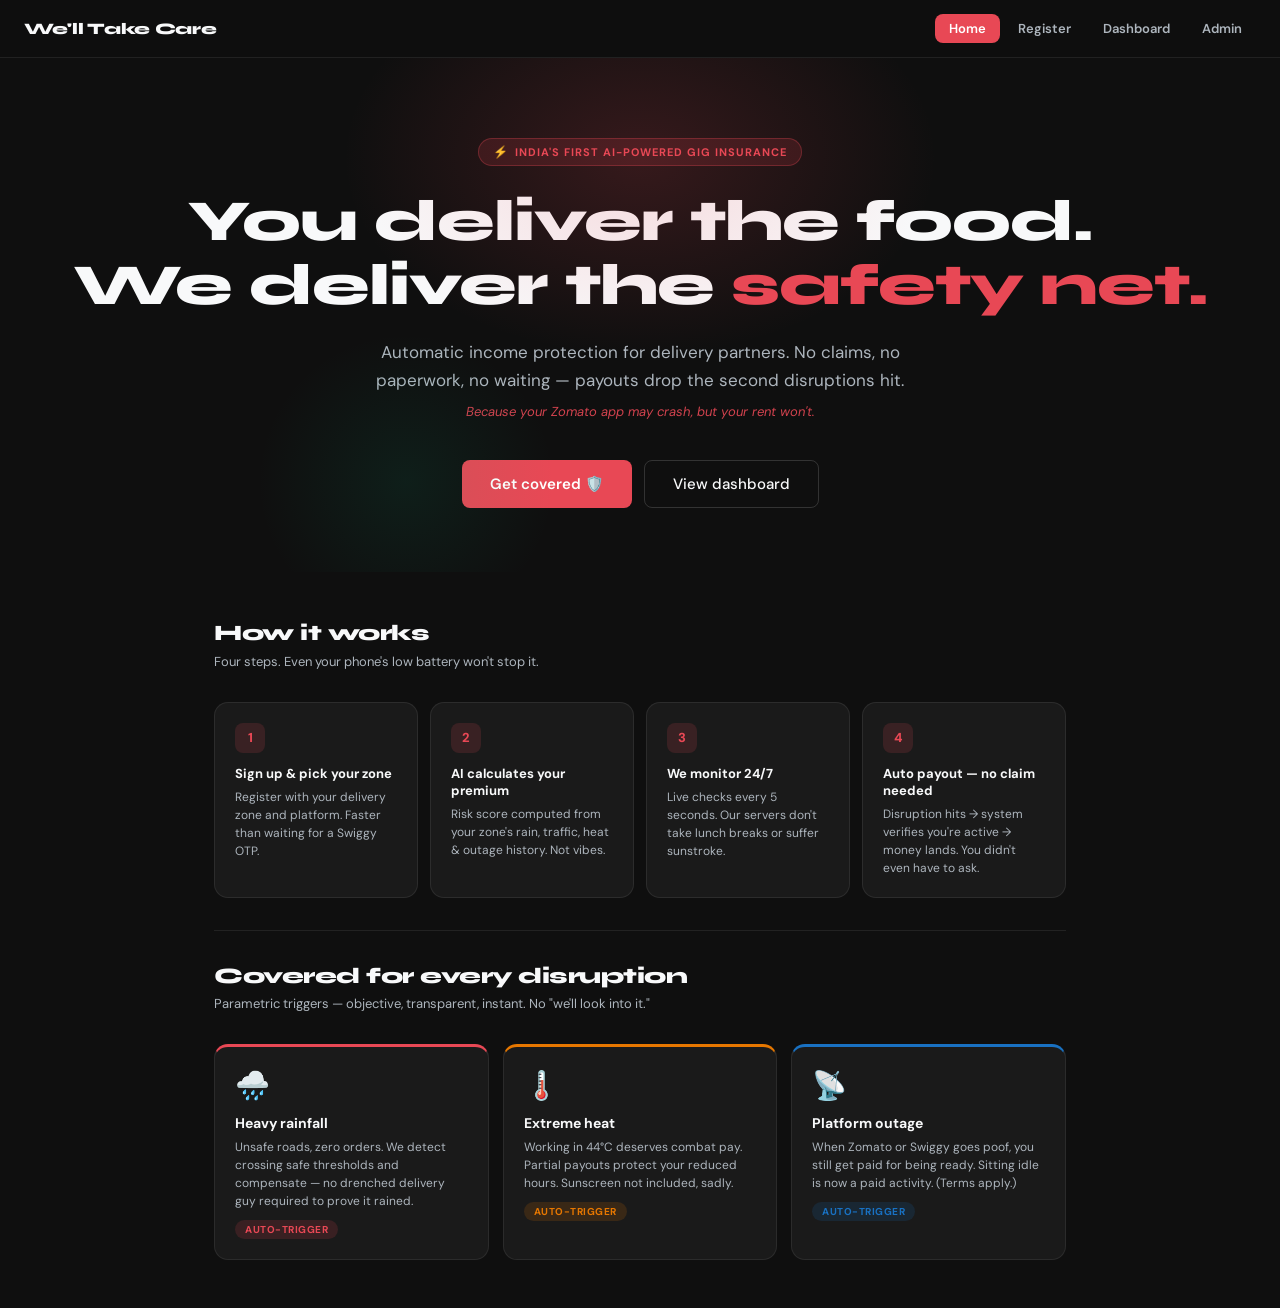
<file: index.html>
<!DOCTYPE html>
<html lang="en">
<head>
  <meta charset="UTF-8">
  <meta name="viewport" content="width=device-width, initial-scale=1.0">
  <title>We'll Take Care — AI Insurance for Delivery Heroes</title>
  <link rel="preconnect" href="https://fonts.googleapis.com">
  <link href="https://fonts.googleapis.com/css2?family=Syne:wght@400;600;700;800&family=DM+Sans:wght@300;400;500;600&display=swap" rel="stylesheet">
  <link rel="stylesheet" href="style.css">
</head>
<body>

<nav>
  <div class="nav-logo">We'll Take Care <span class="accent"></div>
  <div class="nav-tabs">
    <button class="nav-tab active" onclick="goto('home')">Home</button>
    <button class="nav-tab" onclick="goto('register')">Register</button>
    <button class="nav-tab" onclick="goto('dashboard')">Dashboard</button>
    <button class="nav-tab" onclick="goto('admin')">Admin</button>
  </div>
</nav>

<!-- ══════════════════ HOME PAGE ══════════════════ -->
<div id="home" class="page active">
  <div class="hero">
    <div class="hero-badge">India's first AI-powered gig insurance</div>
    <h1>You deliver the food.<br>We deliver the <span class="accent">safety net.</span></h1>
    <p class="hero-sub">Automatic income protection for delivery partners. No claims, no paperwork, no waiting — payouts drop the second disruptions hit.</p>
    <p class="hero-pun">Because your Zomato app may crash, but your rent won't.</p>
    <div class="hero-btns">
      <button class="btn-primary" onclick="goto('register')">Get covered 🛡️</button>
      <button class="btn-secondary" onclick="goto('dashboard')">View dashboard</button>
    </div>
  </div>

  <div class="section">
    <div class="section-title">How it works</div>
    <div class="section-sub">Four steps. Even your phone's low battery won't stop it.</div>
    <div class="steps-grid">
      <div class="step-card">
        <div class="step-num">1</div>
        <h3>Sign up &amp; pick your zone</h3>
        <p>Register with your delivery zone and platform. Faster than waiting for a Swiggy OTP.</p>
      </div>
      <div class="step-card">
        <div class="step-num">2</div>
        <h3>AI calculates your premium</h3>
        <p>Risk score computed from your zone's rain, traffic, heat &amp; outage history. Not vibes.</p>
      </div>
      <div class="step-card">
        <div class="step-num">3</div>
        <h3>We monitor 24/7</h3>
        <p>Live checks every 5 seconds. Our servers don't take lunch breaks or suffer sunstroke.</p>
      </div>
      <div class="step-card">
        <div class="step-num">4</div>
        <h3>Auto payout — no claim needed</h3>
        <p>Disruption hits → system verifies you're active → money lands. You didn't even have to ask.</p>
      </div>
    </div>

    <div class="section-divider"></div>

    <div class="section-title">Covered for every disruption</div>
    <div class="section-sub">Parametric triggers — objective, transparent, instant. No "we'll look into it."</div>
    <div class="scenarios">
      <div class="scenario-card">
        <div class="scenario-icon">🌧️</div>
        <h3>Heavy rainfall</h3>
        <p>Unsafe roads, zero orders. We detect crossing safe thresholds and compensate — no drenched delivery guy required to prove it rained.</p>
        <span class="scenario-tag">Auto-trigger</span>
      </div>
      <div class="scenario-card heat">
        <div class="scenario-icon">🌡️</div>
        <h3>Extreme heat</h3>
        <p>Working in 44°C deserves combat pay. Partial payouts protect your reduced hours. Sunscreen not included, sadly.</p>
        <span class="scenario-tag">Auto-trigger</span>
      </div>
      <div class="scenario-card outage">
        <div class="scenario-icon">📡</div>
        <h3>Platform outage</h3>
        <p>When Zomato or Swiggy goes poof, you still get paid for being ready. Sitting idle is now a paid activity. (Terms apply.)</p>
        <span class="scenario-tag">Auto-trigger</span>
      </div>
    </div>
  </div>
</div>

<!-- ══════════════════ REGISTER PAGE ══════════════════ -->
<div id="register" class="page">
  <div class="section">
    <div class="form-card">
      <div class="form-title">Join We'll Take Care</div>
      <div class="form-subtitle">Coverage in under 2 minutes. No ID proof, no three calls from an agent 🙌</div>

      <div class="form-group">
        <label>Full name</label>
        <input type="text" id="reg-name" placeholder="e.g. Ravi Kumar" oninput="updateRisk()">
      </div>
      <div class="form-row">
        <div class="form-group">
          <label>Phone number</label>
          <input type="tel" id="reg-phone" placeholder="+91 98765 43210">
        </div>
        <div class="form-group">
          <label>Platform</label>
          <select id="reg-platform" onchange="updateRisk()">
            <option value="">Select platform</option>
            <option value="zomato">Zomato</option>
            <option value="swiggy">Swiggy</option>
            <option value="zepto">Zepto</option>
            <option value="blinkit">Blinkit</option>
          </select>
        </div>
      </div>
      <div class="form-group">
        <label>Working zone</label>
        <select id="reg-zone" onchange="updateRisk()">
          <option value="">Select your zone</option>
          <option value="koramangala">Koramangala, Bengaluru</option>
          <option value="indiranagar">Indiranagar, Bengaluru</option>
          <option value="whitefield">Whitefield, Bengaluru</option>
          <option value="bandra">Bandra, Mumbai</option>
          <option value="andheri">Andheri, Mumbai</option>
          <option value="connaught">Connaught Place, Delhi</option>
          <option value="gurgaon">Gurgaon, Delhi NCR</option>
        </select>
      </div>

      <div class="risk-display" id="risk-display">
        <div class="risk-bar-label">
          <span>AI Risk Score</span>
          <span id="risk-label" style="color:var(--brand);font-weight:800">—</span>
        </div>
        <div class="risk-bar"><div class="risk-fill" id="risk-fill" style="width:0%"></div></div>
        <div class="risk-inputs" id="risk-inputs">
          <div class="risk-input-item">
            <div class="ri-label">Avg Rain</div>
            <div class="ri-val" id="ri-rain" style="color:var(--blue)">—</div>
          </div>
          <div class="risk-input-item">
            <div class="ri-label">Avg Temp</div>
            <div class="ri-val" id="ri-temp" style="color:var(--amber)">—</div>
          </div>
          <div class="risk-input-item">
            <div class="ri-label">Traffic</div>
            <div class="ri-val" id="ri-traffic" style="color:var(--brand)">—</div>
          </div>
        </div>
      </div>

      <div style="font-size:12px;font-weight:700;color:var(--text-secondary);margin-bottom:8px;text-transform:uppercase;letter-spacing:0.5px">Choose your plan</div>
      <div class="plan-cards">
        <div class="plan-card" id="plan-basic" onclick="selectPlan('basic')">
          <h4>Basic</h4>
          <div class="price" id="basic-price">₹49 <span>/ week</span></div>
          <p>Rain &amp; heat triggers. Up to ₹300/day payout.</p>
        </div>
        <div class="plan-card selected" id="plan-premium" onclick="selectPlan('premium')">
          <div class="plan-badge">Popular</div>
          <h4>Premium</h4>
          <div class="price" id="premium-price">₹89 <span>/ week</span></div>
          <p>All triggers incl. outages &amp; curfews. Up to ₹600/day.</p>
        </div>
      </div>

      <button class="btn-primary" style="width:100%;margin-top:1rem" onclick="activatePlan()">Activate coverage </button>
    </div>
  </div>
</div>

<!-- ══════════════════ DASHBOARD PAGE ══════════════════ -->
<div id="dashboard" class="page">
  <div class="dash-header">
    <div class="dash-avatar" id="dash-avatar">?</div>
    <div>
      <div class="dash-name" id="dash-name">Not registered yet</div>
      <div class="dash-zone" id="dash-zone">Register to get started</div>
    </div>
    <span class="status-pill status-inactive" id="dash-status">Inactive</span>
  </div>

  <div class="section" style="padding-top:1.5rem">

    <!-- Policy countdown -->
    <div id="policy-countdown-wrap" style="display:none">
      <div class="policy-countdown active" id="policy-countdown">
        <div>
          <div class="pc-label">Policy expires in</div>
          <div class="pc-time" id="policy-time">7d 0h 0m</div>
        </div>
        <div style="font-size:20px">⏱️</div>
      </div>
    </div>

    <!-- Metrics -->
    <div class="metrics-grid">
      <div class="metric-card">
        <div class="m-label">This week earned</div>
        <div class="m-val" id="dash-earned">₹0</div>
        <div class="m-sub">in payouts</div>
      </div>
      <div class="metric-card">
        <div class="m-label">Coverage days left</div>
        <div class="m-val" id="dash-days">—</div>
        <div class="m-sub" id="dash-plan-label">No active plan</div>
      </div>
      <div class="metric-card">
        <div class="m-label">Disruptions caught</div>
        <div class="m-val" id="dash-disruptions">0</div>
        <div class="m-sub">this week</div>
      </div>
      <div class="metric-card">
        <div class="m-label">Daily limit</div>
        <div class="m-val" id="dash-limit">—</div>
        <div class="m-sub">max payout</div>
      </div>
    </div>

    <!-- Coverage bar -->
    <div style="font-size:12px;font-weight:700;margin-bottom:6px;color:var(--text-secondary);text-transform:uppercase;letter-spacing:0.5px">Weekly coverage progress</div>
    <div class="coverage-bar-wrap">
      <div class="coverage-bar"><div class="coverage-fill" id="coverage-fill" style="width:0%"></div></div>
      <div class="coverage-label"><span>Day 1</span><span id="cov-day-label">—</span><span>Day 7</span></div>
    </div>

    <div class="section-divider"></div>

    <!-- Live conditions -->
    <div class="monitor-card">
      <div class="monitor-header">
        <div class="monitor-title">Live conditions — your zone</div>
        <div><span class="live-dot"></span><span class="live-label">Auto-polling every 5s</span></div>
      </div>
      <div class="condition-row">
        <div class="cond-icon">🌧️</div>
        <div class="cond-name">Rainfall</div>
        <div class="cond-val" id="cond-rain">— mm/hr</div>
        <div class="cond-status cond-ok" id="cond-rain-s">Normal</div>
      </div>
      <div class="condition-row">
        <div class="cond-icon">🌡️</div>
        <div class="cond-name">Temperature</div>
        <div class="cond-val" id="cond-temp">—°C</div>
        <div class="cond-status cond-ok" id="cond-temp-s">Normal</div>
      </div>
      <div class="condition-row">
        <div class="cond-icon">🚦</div>
        <div class="cond-name">Traffic index</div>
        <div class="cond-val" id="cond-traffic">—</div>
        <div class="cond-status cond-ok" id="cond-traffic-s">Clear</div>
      </div>
      <div class="condition-row">
        <div class="cond-icon">📡</div>
        <div class="cond-name">Platform status</div>
        <div class="cond-val" id="cond-platform">Online</div>
        <div class="cond-status cond-ok" id="cond-platform-s">OK</div>
      </div>
      <div class="condition-row">
        <div class="cond-icon">👁️</div>
        <div class="cond-name">User activity</div>
        <div class="cond-val" id="cond-activity">Checking...</div>
        <div class="cond-status cond-ok" id="cond-activity-s">—</div>
      </div>
    </div>

    <!-- Claims pipeline -->
    <div class="auto-badge">Fully automated claims pipeline</div>
    <div class="pipeline" id="pipeline-viz">
      <div class="pipeline-title">Active claim processing</div>
      <div class="pipeline-steps" id="pipeline-steps">
        <div class="pipeline-step">
          <div class="pipe-dot" id="pipe-0">🔍</div>
          <div class="pipe-label">Detect<br>Trigger</div>
        </div>
        <div class="pipe-arrow" id="arrow-0">→</div>
        <div class="pipeline-step">
          <div class="pipe-dot" id="pipe-1">👤</div>
          <div class="pipe-label">Verify<br>User</div>
        </div>
        <div class="pipe-arrow" id="arrow-1">→</div>
        <div class="pipeline-step">
          <div class="pipe-dot" id="pipe-2">📊</div>
          <div class="pipe-label">Estimate<br>Loss</div>
        </div>
        <div class="pipe-arrow" id="arrow-2">→</div>
        <div class="pipeline-step">
          <div class="pipe-dot" id="pipe-3">💸</div>
          <div class="pipe-label">Process<br>Payout</div>
        </div>
        <div class="pipe-arrow" id="arrow-3">→</div>
        <div class="pipeline-step">
          <div class="pipe-dot" id="pipe-4">✅</div>
          <div class="pipe-label">Credited</div>
        </div>
      </div>
    </div>

    <!-- Manual trigger simulator -->
    <div style="font-size:13px;font-weight:700;margin-bottom:4px">Manual trigger simulator</div>
    <div style="font-size:12px;color:var(--text-secondary);margin-bottom:12px">Or just wait — auto-detection fires on its own when thresholds cross </div>
    <div class="sim-grid">
      <button class="sim-card" onclick="manualTrigger('rain', this)">
        <div class="s-icon">🌧️</div>
        <div class="s-name">Heavy rain</div>
        <div class="s-desc">25mm/hr threshold</div>
      </button>
      <button class="sim-card" onclick="manualTrigger('heat', this)">
        <div class="s-icon">☀️</div>
        <div class="s-name">Extreme heat</div>
        <div class="s-desc">Temp &gt; 42°C</div>
      </button>
      <button class="sim-card" onclick="manualTrigger('outage', this)">
        <div class="s-icon">📡</div>
        <div class="s-name">Platform outage</div>
        <div class="s-desc">Server down</div>
      </button>
      <button class="sim-card" onclick="manualTrigger('curfew', this)">
        <div class="s-icon">🚫</div>
        <div class="s-name">Area curfew</div>
        <div class="s-desc">Zone restriction</div>
      </button>
    </div>

    <!-- Payout feed -->
    <div class="monitor-card">
      <div class="monitor-header">
        <div class="monitor-title">Payout history</div>
        <div style="font-size:11px;color:var(--text-secondary)">Persisted in localStorage 💾</div>
      </div>
      <div id="payout-feed">
        <div class="empty-state">
          <div class="e-icon">💸</div>
          <div>No payouts yet — conditions will auto-trigger or simulate above</div>
        </div>
      </div>
    </div>
  </div>
</div>

<!-- ══════════════════ ADMIN PAGE ══════════════════ -->
<div id="admin" class="page">
  <div class="section">
    <div class="section-title">Admin panel</div>
    <div class="section-sub">Platform overview and risk monitoring</div>

    <div class="admin-stats">
      <div class="admin-stat">
        <div class="as-label">Active policies</div>
        <div class="as-val" id="admin-policies">0</div>
        <div class="as-change as-up" id="admin-pol-change">—</div>
      </div>
      <div class="admin-stat">
        <div class="as-label">Total payouts</div>
        <div class="as-val" id="admin-total-payouts">₹0</div>
        <div class="as-change as-up">this week</div>
      </div>
      <div class="admin-stat">
        <div class="as-label">Auto-triggered</div>
        <div class="as-val" id="admin-auto-count">0</div>
        <div class="as-change" style="color:var(--teal)">AI-detected</div>
      </div>
      <div class="admin-stat">
        <div class="as-label">Avg risk score</div>
        <div class="as-val" id="admin-risk">—</div>
        <div class="as-change" id="admin-risk-change" style="color:var(--text-secondary)">No data yet</div>
      </div>
    </div>

    <div style="font-size:13px;font-weight:700;margin-bottom:12px">Registered workers</div>
    <div class="table-wrap">
      <table id="admin-table">
        <thead>
          <tr>
            <th>Name</th>
            <th>Zone</th>
            <th>Plan</th>
            <th>Risk Score</th>
            <th>Status</th>
            <th>Payouts</th>
          </tr>
        </thead>
        <tbody id="admin-tbody">
          <tr>
            <td colspan="6" style="text-align:center;color:var(--text-secondary);padding:1.5rem">
              No registered workers yet
            </td>
          </tr>
        </tbody>
      </table>
    </div>

    <div class="section-divider"></div>

    <div style="font-size:13px;font-weight:700;margin-bottom:12px">Zone risk heatmap</div>
    <div id="zone-heatmap" style="display:grid;grid-template-columns:repeat(auto-fit,minmax(140px,1fr));gap:10px"></div>
  </div>
</div>

<!-- Toast -->
<div id="toast"></div>

<script src="script.js"></script>
</body>
</html>
</file>
<file: style.css>
* { box-sizing: border-box; margin: 0; padding: 0; }
:root {
  --brand: #E84855;
  --brand-light: #FDECED;
  --brand-dark: #B5323D;
  --teal: #0CA678;
  --teal-light: #DCFAEE;
  --blue: #1971C2;
  --blue-light: #DBE9FF;
  --amber: #E67700;
  --amber-light: #FFF3CD;
  --red: #C92A2A;
  --red-light: #FFE3E3;
  --green: #2F9E44;
  --green-light: #D3F9D8;
  --gray-50: #F8F9FA;
  --gray-100: #F1F3F5;
  --gray-200: #DEE2E6;
  --gray-500: #ADB5BD;
  --gray-600: #6C757D;
  --bg: #0F0F0F;
  --surface: #1A1A1A;
  --surface2: #242424;
  --border: rgba(255,255,255,0.08);
  --border-strong: rgba(255,255,255,0.15);
  --text-primary: #F8F9FA;
  --text-secondary: #ADB5BD;
  --radius: 14px;
  --font: 'DM Sans', sans-serif;
  --display: 'Syne', sans-serif;
}

body {
  font-family: var(--font);
  background: var(--bg);
  color: var(--text-primary);
  min-height: 100vh;
  overflow-x: hidden;
}

.page { display: none; }
.page.active { display: block; }

/* ── NAV ── */
nav {
  background: rgba(15,15,15,0.92);
  backdrop-filter: blur(20px);
  border-bottom: 1px solid var(--border);
  padding: 0 1.5rem;
  display: flex;
  align-items: center;
  gap: 1rem;
  height: 58px;
  position: sticky;
  top: 0;
  z-index: 100;
}
.nav-logo {
  font-family: var(--display);
  font-size: 16px;
  color: var(--text-primary);
  font-weight: 800;
  flex: 1;
  letter-spacing: -0.3px;
}
.nav-logo .accent { color: var(--brand); }
.nav-tabs { display: flex; gap: 4px; }
.nav-tab {
  padding: 6px 14px;
  border-radius: 8px;
  border: none;
  background: transparent;
  font-family: var(--font);
  font-size: 13px;
  font-weight: 600;
  color: var(--text-secondary);
  cursor: pointer;
  transition: all 0.2s;
}
.nav-tab:hover { background: var(--surface2); color: var(--text-primary); }
.nav-tab.active { background: var(--brand); color: #fff; }

/* ── HERO ── */
.hero {
  padding: 5rem 1.5rem 4rem;
  text-align: center;
  position: relative;
  overflow: hidden;
  background: var(--bg);
}
.hero::before {
  content: '';
  position: absolute;
  top: -100px; left: 50%;
  transform: translateX(-50%);
  width: 600px; height: 400px;
  background: radial-gradient(ellipse, rgba(232,72,85,0.18) 0%, transparent 70%);
  pointer-events: none;
}
.hero::after {
  content: '';
  position: absolute;
  bottom: -60px; left: 20%;
  width: 300px; height: 300px;
  background: radial-gradient(ellipse, rgba(12,166,120,0.1) 0%, transparent 70%);
  pointer-events: none;
}
.hero-badge {
  display: inline-flex;
  align-items: center;
  gap: 6px;
  background: rgba(232,72,85,0.15);
  border: 1px solid rgba(232,72,85,0.3);
  color: var(--brand);
  font-size: 11px;
  font-weight: 700;
  padding: 5px 14px;
  border-radius: 20px;
  margin-bottom: 1.5rem;
  text-transform: uppercase;
  letter-spacing: 1px;
}
.hero-badge::before { content: '⚡'; font-size: 12px; }
.hero h1 {
  font-family: var(--display);
  font-size: clamp(32px, 6vw, 58px);
  font-weight: 800;
  line-height: 1.1;
  margin-bottom: 1.25rem;
  color: var(--text-primary);
  letter-spacing: -1px;
}
.hero h1 .accent { color: var(--brand); }
.hero-sub {
  font-size: 17px;
  color: var(--text-secondary);
  max-width: 540px;
  margin: 0 auto 0.6rem;
  line-height: 1.65;
  font-weight: 400;
}
.hero-pun {
  font-size: 13px;
  color: var(--brand);
  max-width: 480px;
  margin: 0 auto 2.5rem;
  font-style: italic;
  opacity: 0.9;
}
.hero-btns { display: flex; gap: 12px; justify-content: center; flex-wrap: wrap; }

/* ── BUTTONS ── */
.btn-primary {
  background: var(--brand);
  color: #fff;
  border: none;
  padding: 13px 28px;
  border-radius: 8px;
  font-family: var(--font);
  font-size: 15px;
  font-weight: 600;
  cursor: pointer;
  transition: all 0.2s;
}
.btn-primary:hover {
  background: var(--brand-dark);
  transform: translateY(-2px);
  box-shadow: 0 8px 24px rgba(232,72,85,0.35);
}
.btn-secondary {
  background: transparent;
  color: var(--text-primary);
  border: 1px solid var(--border-strong);
  padding: 13px 28px;
  border-radius: 8px;
  font-family: var(--font);
  font-size: 15px;
  font-weight: 500;
  cursor: pointer;
  transition: all 0.2s;
}
.btn-secondary:hover { background: var(--surface2); }

/* ── SECTIONS ── */
.section { padding: 3rem 1.5rem; max-width: 900px; margin: 0 auto; }
.section-title {
  font-family: var(--display);
  font-size: 22px;
  font-weight: 800;
  margin-bottom: 0.4rem;
  letter-spacing: -0.5px;
}
.section-sub { color: var(--text-secondary); font-size: 13px; margin-bottom: 2rem; }
.section-divider { height: 1px; background: var(--border); margin: 2rem 0; }

/* ── STEPS ── */
.steps-grid { display: grid; grid-template-columns: repeat(auto-fit, minmax(180px, 1fr)); gap: 12px; }
.step-card {
  background: var(--surface);
  border: 1px solid var(--border);
  border-radius: var(--radius);
  padding: 1.25rem;
  transition: border-color 0.2s;
}
.step-card:hover { border-color: var(--border-strong); }
.step-num {
  width: 30px; height: 30px;
  background: rgba(232,72,85,0.15);
  color: var(--brand);
  border-radius: 8px;
  display: flex; align-items: center; justify-content: center;
  font-weight: 800; font-size: 13px;
  margin-bottom: 12px;
}
.step-card h3 { font-size: 13px; font-weight: 700; margin-bottom: 6px; }
.step-card p { font-size: 12px; color: var(--text-secondary); line-height: 1.5; }

/* ── SCENARIO CARDS ── */
.scenarios { display: grid; grid-template-columns: repeat(auto-fit, minmax(220px, 1fr)); gap: 14px; }
.scenario-card {
  background: var(--surface);
  border: 1px solid var(--border);
  border-radius: var(--radius);
  padding: 1.25rem;
  border-top: 3px solid var(--brand);
  transition: transform 0.2s, border-color 0.2s;
}
.scenario-card:hover { transform: translateY(-3px); }
.scenario-card.heat { border-top-color: var(--amber); }
.scenario-card.outage { border-top-color: var(--blue); }
.scenario-icon { font-size: 28px; margin-bottom: 10px; }
.scenario-card h3 { font-size: 14px; font-weight: 700; margin-bottom: 6px; }
.scenario-card p { font-size: 12px; color: var(--text-secondary); line-height: 1.5; }
.scenario-tag {
  display: inline-block;
  margin-top: 10px;
  font-size: 10px; font-weight: 700;
  padding: 3px 10px;
  border-radius: 20px;
  background: rgba(232,72,85,0.15); color: var(--brand);
  text-transform: uppercase; letter-spacing: 0.5px;
}
.scenario-card.heat .scenario-tag { background: rgba(230,119,0,0.15); color: var(--amber); }
.scenario-card.outage .scenario-tag { background: rgba(25,113,194,0.15); color: var(--blue); }

/* ── REGISTRATION FORM ── */
.form-card {
  background: var(--surface);
  border: 1px solid var(--border);
  border-radius: var(--radius);
  padding: 2rem;
  max-width: 560px;
  margin: 0 auto;
}
.form-title {
  font-family: var(--display);
  font-size: 22px;
  font-weight: 800;
  margin-bottom: 0.3rem;
  letter-spacing: -0.5px;
}
.form-subtitle { font-size: 13px; color: var(--text-secondary); margin-bottom: 1.5rem; }
.form-group { margin-bottom: 1rem; }
.form-group label {
  display: block; font-size: 12px; font-weight: 600; margin-bottom: 6px;
  color: var(--text-secondary); text-transform: uppercase; letter-spacing: 0.5px;
}
.form-group input, .form-group select {
  width: 100%;
  padding: 10px 14px;
  border: 1px solid var(--border-strong);
  border-radius: 8px;
  font-family: var(--font);
  font-size: 14px;
  background: var(--surface2);
  color: var(--text-primary);
  outline: none;
  transition: border-color 0.2s, box-shadow 0.2s;
}
.form-group input::placeholder { color: var(--text-secondary); }
.form-group select option { background: #1a1a1a; }
.form-group input:focus, .form-group select:focus {
  border-color: var(--brand);
  box-shadow: 0 0 0 3px rgba(232,72,85,0.15);
}
.form-row { display: grid; grid-template-columns: 1fr 1fr; gap: 12px; }

/* ── PLAN CARDS ── */
.plan-cards { display: grid; grid-template-columns: 1fr 1fr; gap: 12px; margin: 1rem 0; }
.plan-card {
  border: 1.5px solid var(--border-strong);
  border-radius: 12px;
  padding: 1rem;
  cursor: pointer;
  transition: all 0.2s;
  background: var(--surface2);
}
.plan-card:hover { border-color: var(--brand); }
.plan-card.selected { border-color: var(--brand); background: rgba(232,72,85,0.08); }
.plan-card h4 { font-size: 14px; font-weight: 700; margin-bottom: 4px; }
.plan-card .price { font-size: 22px; font-weight: 800; color: var(--brand); font-family: var(--display); }
.plan-card .price span { font-size: 11px; font-weight: 400; color: var(--text-secondary); }
.plan-card p { font-size: 11px; color: var(--text-secondary); margin-top: 4px; }
.plan-badge {
  font-size: 10px; font-weight: 700; background: var(--brand); color: #fff;
  padding: 2px 8px; border-radius: 20px; display: inline-block; margin-bottom: 6px;
}

/* ── RISK DISPLAY ── */
.risk-display {
  background: var(--surface2);
  border: 1px solid var(--border);
  border-radius: 10px;
  padding: 1rem;
  margin: 1rem 0;
  display: none;
}
.risk-bar-label {
  font-size: 11px; font-weight: 700; color: var(--text-secondary);
  margin-bottom: 8px; display: flex; justify-content: space-between; align-items: center;
}
.risk-bar { height: 6px; background: var(--surface); border-radius: 3px; overflow: hidden; }
.risk-fill { height: 100%; border-radius: 3px; transition: width 0.6s, background 0.6s; background: var(--teal); }
.risk-fill.medium { background: var(--amber); }
.risk-fill.high { background: var(--brand); }
.risk-inputs { display: grid; grid-template-columns: repeat(3, 1fr); gap: 8px; margin-top: 10px; }
.risk-input-item { background: var(--surface); border-radius: 8px; padding: 8px; text-align: center; }
.risk-input-item .ri-label { font-size: 10px; color: var(--text-secondary); font-weight: 600; }
.risk-input-item .ri-val { font-size: 13px; font-weight: 800; margin-top: 2px; }

/* ── DASHBOARD HEADER ── */
.dash-header {
  background: var(--surface);
  border-bottom: 1px solid var(--border);
  padding: 1.25rem 1.5rem;
  display: flex;
  align-items: center;
  gap: 12px;
}
.dash-avatar {
  width: 44px; height: 44px;
  background: rgba(232,72,85,0.2);
  color: var(--brand);
  border-radius: 10px;
  display: flex; align-items: center; justify-content: center;
  font-weight: 800; font-size: 15px;
  flex-shrink: 0;
  font-family: var(--display);
}
.dash-name { font-weight: 700; font-size: 15px; }
.dash-zone { font-size: 12px; color: var(--text-secondary); }
.status-pill {
  margin-left: auto;
  padding: 5px 12px;
  border-radius: 6px;
  font-size: 11px;
  font-weight: 700;
  white-space: nowrap;
  font-family: var(--display);
}
.status-active {
  background: rgba(12,166,120,0.15); color: var(--teal);
  border: 1px solid rgba(12,166,120,0.25);
}
.status-inactive { background: var(--surface2); color: var(--text-secondary); }
.status-expired {
  background: rgba(232,72,85,0.15); color: var(--brand);
  border: 1px solid rgba(232,72,85,0.25);
}

/* ── METRICS ── */
.metrics-grid { display: grid; grid-template-columns: repeat(2, 1fr); gap: 12px; margin-bottom: 1.5rem; }
.metric-card {
  background: var(--surface);
  border: 1px solid var(--border);
  border-radius: 12px;
  padding: 1rem;
}
.metric-card .m-label {
  font-size: 11px; color: var(--text-secondary); font-weight: 600;
  margin-bottom: 6px; text-transform: uppercase; letter-spacing: 0.5px;
}
.metric-card .m-val { font-size: 26px; font-weight: 800; font-family: var(--display); }
.metric-card .m-sub { font-size: 11px; color: var(--text-secondary); margin-top: 2px; }

/* ── POLICY COUNTDOWN ── */
.policy-countdown {
  background: var(--surface2);
  border: 1px solid var(--border);
  border-radius: 10px;
  padding: 10px 14px;
  display: flex;
  align-items: center;
  justify-content: space-between;
  margin-bottom: 1rem;
  font-size: 13px;
}
.policy-countdown .pc-label { color: var(--text-secondary); font-size: 12px; }
.policy-countdown .pc-time { font-weight: 800; font-family: var(--display); }
.policy-countdown.expiring .pc-time { color: var(--brand); }
.policy-countdown.active .pc-time { color: var(--teal); }

/* ── COVERAGE BAR ── */
.coverage-bar-wrap { margin: 0.5rem 0 1rem; }
.coverage-bar { height: 6px; background: var(--surface2); border-radius: 3px; overflow: hidden; }
.coverage-fill { height: 100%; background: var(--brand); border-radius: 3px; transition: width 1.5s; }
.coverage-label {
  display: flex; justify-content: space-between;
  font-size: 11px; color: var(--text-secondary); margin-top: 4px;
}

/* ── LIVE MONITOR ── */
.monitor-card {
  background: var(--surface);
  border: 1px solid var(--border);
  border-radius: var(--radius);
  padding: 1.25rem;
  margin-bottom: 1rem;
}
.monitor-header {
  display: flex; align-items: center; justify-content: space-between; margin-bottom: 1rem;
}
.monitor-title { font-size: 14px; font-weight: 700; }
.live-dot {
  width: 7px; height: 7px;
  border-radius: 50%;
  background: var(--teal);
  display: inline-block;
  margin-right: 6px;
  animation: pulse 1.5s infinite;
}
@keyframes pulse { 0%,100%{opacity:1} 50%{opacity:0.3} }
.live-label { font-size: 11px; color: var(--teal); font-weight: 700; }

.condition-row {
  display: flex; align-items: center; gap: 10px;
  padding: 9px 0;
  border-bottom: 1px solid var(--border);
}
.condition-row:last-child { border-bottom: none; }
.cond-icon { font-size: 18px; width: 26px; text-align: center; }
.cond-name { font-size: 13px; font-weight: 600; flex: 1; }
.cond-val { font-size: 13px; font-weight: 700; font-family: var(--display); }
.cond-status {
  font-size: 10px; font-weight: 700;
  padding: 3px 10px; border-radius: 6px;
  min-width: 58px; text-align: center;
  text-transform: uppercase; letter-spacing: 0.5px;
}
.cond-ok { background: rgba(12,166,120,0.15); color: var(--teal); }
.cond-warn { background: rgba(230,119,0,0.15); color: var(--amber); }
.cond-alert { background: rgba(232,72,85,0.15); color: var(--brand); animation: flashAlert 0.8s infinite; }
@keyframes flashAlert { 0%,100%{opacity:1} 50%{opacity:0.6} }

/* ── PIPELINE ── */
.auto-badge {
  display: inline-flex; align-items: center; gap: 5px;
  background: rgba(12,166,120,0.12);
  border: 1px solid rgba(12,166,120,0.2);
  color: var(--teal);
  font-size: 11px; font-weight: 600;
  padding: 3px 10px; border-radius: 6px;
  margin-bottom: 8px;
}
.auto-badge::before { content: '🤖'; font-size: 11px; }

.pipeline {
  background: var(--surface);
  border: 1px solid var(--border);
  border-radius: var(--radius);
  padding: 1rem 1.25rem;
  margin-bottom: 1rem;
  display: none;
}
.pipeline.visible { display: block; }
.pipeline-title {
  font-size: 12px; font-weight: 700; color: var(--text-secondary);
  text-transform: uppercase; letter-spacing: 0.5px; margin-bottom: 10px;
}
.pipeline-steps {
  display: flex; align-items: center; gap: 0;
  overflow-x: auto; padding-bottom: 4px;
}
.pipeline-step {
  display: flex; flex-direction: column; align-items: center;
  min-width: 80px; padding: 6px 4px;
}
.pipe-dot {
  width: 28px; height: 28px;
  border-radius: 50%;
  border: 2px solid var(--border-strong);
  display: flex; align-items: center; justify-content: center;
  font-size: 12px;
  transition: all 0.3s;
  background: var(--surface2);
}
.pipe-dot.active { border-color: var(--brand); background: rgba(232,72,85,0.15); color: var(--brand); }
.pipe-dot.done { border-color: var(--teal); background: rgba(12,166,120,0.15); color: var(--teal); }
.pipe-label {
  font-size: 10px; color: var(--text-secondary); margin-top: 5px;
  text-align: center; font-weight: 600; white-space: nowrap;
}
.pipe-arrow {
  font-size: 12px; color: var(--border-strong);
  margin: 0 2px; flex-shrink: 0; padding-bottom: 16px;
}
.pipe-arrow.active-arrow { color: var(--brand); }

/* ── SIMULATOR ── */
.sim-grid { display: grid; grid-template-columns: repeat(auto-fit, minmax(150px, 1fr)); gap: 10px; margin-bottom: 1.5rem; }
.sim-card {
  background: var(--surface);
  border: 1px solid var(--border);
  border-radius: 12px;
  padding: 1rem;
  cursor: pointer;
  text-align: center;
  transition: all 0.2s;
  font-family: var(--font);
}
.sim-card:hover { border-color: var(--border-strong); transform: translateY(-2px); }
.sim-card.triggered { border-color: var(--brand); background: rgba(232,72,85,0.08); }
.sim-card .s-icon { font-size: 26px; margin-bottom: 8px; }
.sim-card .s-name { font-size: 13px; font-weight: 700; color: var(--text-primary); }
.sim-card .s-desc { font-size: 11px; color: var(--text-secondary); margin-top: 4px; }

/* ── PAYOUT FEED ── */
.payout-item {
  display: flex; align-items: flex-start; gap: 12px;
  padding: 12px 0;
  border-bottom: 1px solid var(--border);
  animation: slideIn 0.4s ease;
}
@keyframes slideIn {
  from { opacity: 0; transform: translateY(-8px); }
  to   { opacity: 1; transform: translateY(0); }
}
.payout-item:last-child { border-bottom: none; }
.payout-dot {
  width: 34px; height: 34px;
  border-radius: 8px;
  display: flex; align-items: center; justify-content: center;
  font-size: 15px; flex-shrink: 0;
}
.payout-dot.rain   { background: rgba(25,113,194,0.2); }
.payout-dot.heat   { background: rgba(230,119,0,0.2); }
.payout-dot.outage { background: rgba(232,72,85,0.2); }
.payout-info { flex: 1; }
.payout-event { font-size: 13px; font-weight: 700; }
.payout-time { font-size: 11px; color: var(--text-secondary); margin-top: 1px; }
.payout-amount { font-size: 15px; font-weight: 800; color: var(--teal); font-family: var(--display); }

/* ── ADMIN ── */
.admin-stats { display: grid; grid-template-columns: repeat(2, 1fr); gap: 12px; margin-bottom: 1.5rem; }
.admin-stat {
  background: var(--surface);
  border: 1px solid var(--border);
  border-radius: 12px; padding: 1rem;
}
.admin-stat .as-label {
  font-size: 11px; color: var(--text-secondary); font-weight: 600;
  margin-bottom: 4px; text-transform: uppercase; letter-spacing: 0.5px;
}
.admin-stat .as-val { font-size: 24px; font-weight: 800; font-family: var(--display); }
.admin-stat .as-change { font-size: 11px; margin-top: 2px; }
.as-up { color: var(--teal); }
.as-down { color: var(--brand); }

.table-wrap { overflow-x: auto; border: 1px solid var(--border); border-radius: var(--radius); }
table { width: 100%; border-collapse: collapse; font-size: 13px; background: var(--surface); }
th {
  text-align: left; font-size: 10px; font-weight: 700;
  color: var(--text-secondary); padding: 10px 14px;
  border-bottom: 1px solid var(--border);
  text-transform: uppercase; letter-spacing: 0.5px;
  background: var(--surface2);
}
td { padding: 11px 14px; border-bottom: 1px solid var(--border); }
tr:last-child td { border-bottom: none; }

.badge {
  display: inline-block; padding: 2px 9px; border-radius: 5px;
  font-size: 10px; font-weight: 700;
  text-transform: uppercase; letter-spacing: 0.3px;
}
.badge-green { background: rgba(12,166,120,0.15); color: var(--teal); }
.badge-amber { background: rgba(230,119,0,0.15); color: var(--amber); }
.badge-red   { background: rgba(232,72,85,0.15);  color: var(--brand); }
.badge-blue  { background: rgba(25,113,194,0.15);  color: var(--blue); }

/* ── TOAST ── */
#toast {
  position: fixed; bottom: 24px; left: 50%;
  transform: translateX(-50%);
  background: var(--surface);
  border: 1px solid var(--border-strong);
  color: var(--text-primary);
  padding: 12px 24px; border-radius: 8px;
  font-size: 13px; font-weight: 600;
  display: none; z-index: 9999;
  max-width: 90vw; text-align: center;
  animation: fadeInUp 0.3s ease;
  box-shadow: 0 8px 32px rgba(0,0,0,0.4);
}
@keyframes fadeInUp {
  from { opacity: 0; transform: translateX(-50%) translateY(8px); }
  to   { opacity: 1; transform: translateX(-50%) translateY(0); }
}

/* ── MISC ── */
.empty-state { text-align: center; padding: 2rem; color: var(--text-secondary); font-size: 13px; }
.empty-state .e-icon { font-size: 36px; margin-bottom: 10px; }

/* ── RESPONSIVE ── */
@media (max-width: 540px) {
  .nav-tab { padding: 5px 10px; font-size: 11px; }
  .form-row { grid-template-columns: 1fr; }
  .plan-cards { grid-template-columns: 1fr; }
  .pipeline-steps { flex-wrap: nowrap; }
}
</file>
